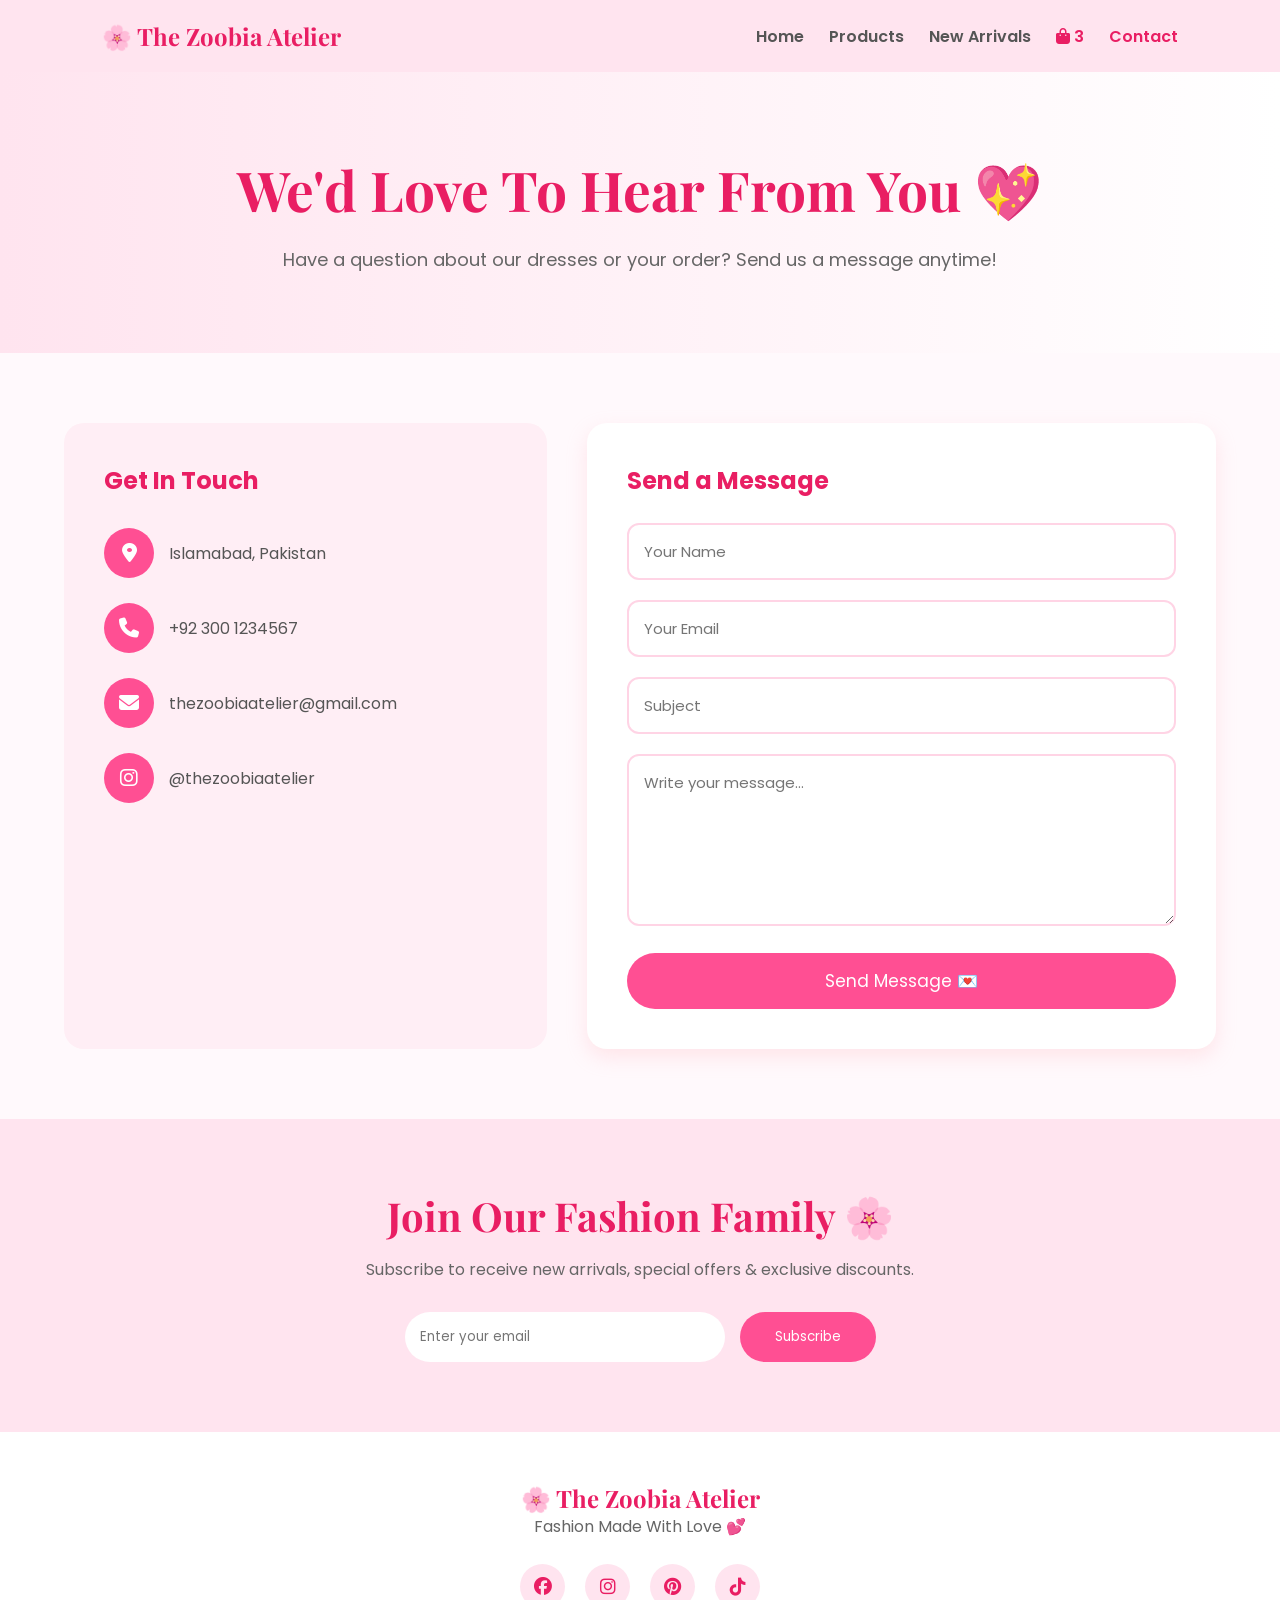
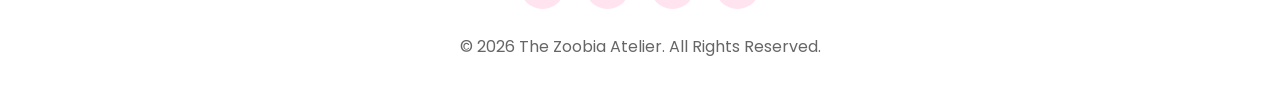
<file: contact.html>
<!DOCTYPE html>
<html lang="en">
<head>

<meta charset="UTF-8">
<meta name="viewport" content="width=device-width, initial-scale=1.0">

<title>Contact Us | The Zoobia Atelier</title>

<link rel="stylesheet" href="contact.css">

<link href="https://fonts.googleapis.com/css2?family=Poppins:wght@300;400;500;600;700&family=Playfair+Display:wght@700&display=swap" rel="stylesheet">

<link rel="stylesheet"
href="https://cdnjs.cloudflare.com/ajax/libs/font-awesome/6.5.2/css/all.min.css">

</head>
<body>

<!-- Navbar -->

<nav>

<h2>🌸 The Zoobia Atelier</h2>

<ul>

<li><a href="index.html">Home</a></li>
<li><a href="products.html">Products</a></li>
<li><a href="newarrival.html">New Arrivals</a></li>
<li><a href="cart.html" class="active">
<i class="fa-solid fa-bag-shopping"></i>
<span class="count">3</span>
</a></li>
<li><a href="contact.html" class="active">Contact</a></li>

</ul>

</nav>

<!-- Hero -->

<section class="hero">

<h1>We'd Love To Hear From You 💖</h1>

<p>
Have a question about our dresses or your order?
Send us a message anytime!
</p>

</section>

<!-- Contact -->

<section class="contact">

<div class="contact-info">

<h2>Get In Touch</h2>

<div class="info">

<i class="fa-solid fa-location-dot"></i>

<p>Islamabad, Pakistan</p>

</div>

<div class="info">

<i class="fa-solid fa-phone"></i>

<p>+92 300 1234567</p>

</div>

<div class="info">

<i class="fa-solid fa-envelope"></i>

<p>thezoobiaatelier@gmail.com</p>

</div>

<div class="info">

<i class="fa-brands fa-instagram"></i>

<p>@thezoobiaatelier</p>

</div>

</div>

<div class="contact-form">

<h2>Send a Message</h2>

<form>

<input type="text" placeholder="Your Name" required>

<input type="email" placeholder="Your Email" required>

<input type="text" placeholder="Subject">

<textarea placeholder="Write your message..." rows="6"></textarea>

<button type="submit">Send Message 💌</button>

</form>

</div>

</section>

<!-- Newsletter -->

<section class="newsletter">

<h2>Join Our Fashion Family 🌸</h2>

<p>Subscribe to receive new arrivals, special offers & exclusive discounts.</p>

<div class="subscribe">

<input type="email" placeholder="Enter your email">

<button>Subscribe</button>

</div>

</section>

<!-- Footer -->

<footer>

<h2>🌸 The Zoobia Atelier</h2>

<p>Fashion Made With Love 💕</p>

<div class="social">

<a href="#"><i class="fa-brands fa-facebook"></i></a>

<a href="#"><i class="fa-brands fa-instagram"></i></a>

<a href="#"><i class="fa-brands fa-pinterest"></i></a>

<a href="#"><i class="fa-brands fa-tiktok"></i></a>

</div>

<p>© 2026 The Zoobia Atelier. All Rights Reserved.</p>

</footer>

</body>
</html>
</file>
<file: contact.css>
*{
margin:0;
padding:0;
box-sizing:border-box;
font-family:Poppins,sans-serif;
}

body{
background:#fff9fc;
}

/* Navbar */

nav{
display:flex;
justify-content:space-between;
align-items:center;
padding:20px 8%;
background:#ffe4ef;
box-shadow:0 5px 15px rgba(255,182,193,.3);
}

nav h2{
color:#e91e63;
font-family:"Playfair Display",serif;
}

nav ul{
display:flex;
list-style:none;
}

nav li{
margin-left:25px;
}

nav a{
text-decoration:none;
color:#555;
font-weight:600;
transition:.3s;
}

nav a:hover,
.active{
color:#e91e63;
}

/* Hero */

.hero{
text-align:center;
padding:80px 20px;
background:linear-gradient(to right,#ffe4ef,#fff);
}

.hero h1{
font-size:55px;
color:#e91e63;
font-family:"Playfair Display",serif;
}

.hero p{
margin-top:20px;
color:#666;
font-size:18px;
}

/* Contact Section */

.contact{
width:90%;
margin:70px auto;
display:grid;
grid-template-columns:1fr 1.3fr;
gap:40px;
}

.contact-info{
background:#ffeef5;
padding:40px;
border-radius:20px;
}

.contact-info h2{
color:#e91e63;
margin-bottom:30px;
}

.info{
display:flex;
align-items:center;
margin-bottom:25px;
}

.info i{
width:50px;
height:50px;
background:#ff4f93;
color:white;
display:flex;
justify-content:center;
align-items:center;
border-radius:50%;
font-size:20px;
margin-right:15px;
}

.info p{
color:#555;
}

.contact-form{
background:white;
padding:40px;
border-radius:20px;
box-shadow:0 8px 20px rgba(255,182,193,.3);
}

.contact-form h2{
color:#e91e63;
margin-bottom:25px;
}

.contact-form input,
.contact-form textarea{
width:100%;
padding:15px;
margin-bottom:20px;
border:2px solid #ffd4e5;
border-radius:12px;
outline:none;
font-size:15px;
}

.contact-form input:focus,
.contact-form textarea:focus{
border-color:#ff4f93;
}

.contact-form button{
width:100%;
padding:15px;
background:#ff4f93;
color:white;
border:none;
border-radius:30px;
font-size:17px;
cursor:pointer;
transition:.3s;
}

.contact-form button:hover{
background:#d81b60;
}

/* Newsletter */

.newsletter{
margin-top:40px;
padding:70px 20px;
text-align:center;
background:#ffe4ef;
}

.newsletter h2{
color:#e91e63;
font-size:40px;
font-family:"Playfair Display",serif;
}

.newsletter p{
margin:15px 0 30px;
color:#666;
}

.subscribe{
display:flex;
justify-content:center;
gap:15px;
flex-wrap:wrap;
}

.subscribe input{
width:320px;
padding:15px;
border:none;
border-radius:30px;
outline:none;
}

.subscribe button{
padding:15px 35px;
background:#ff4f93;
color:white;
border:none;
border-radius:30px;
cursor:pointer;
transition:.3s;
}

.subscribe button:hover{
background:#d81b60;
}

/* Footer */

footer{
text-align:center;
padding:50px;
background:white;
}

footer h2{
color:#e91e63;
font-family:"Playfair Display",serif;
}

.social{
margin:25px 0;
}

.social a{
width:45px;
height:45px;
display:inline-flex;
justify-content:center;
align-items:center;
background:#ffe4ef;
color:#e91e63;
border-radius:50%;
margin:0 8px;
font-size:18px;
text-decoration:none;
transition:.3s;
}

.social a:hover{
background:#ff4f93;
color:white;
}

footer p{
color:#666;
}

/* Responsive */

@media(max-width:900px){

.contact{
grid-template-columns:1fr;
}

}

@media(max-width:700px){

nav{
flex-direction:column;
}

nav ul{
margin-top:15px;
flex-wrap:wrap;
justify-content:center;
}

.hero h1{
font-size:38px;
}

.newsletter h2{
font-size:30px;
}

}
</file>
